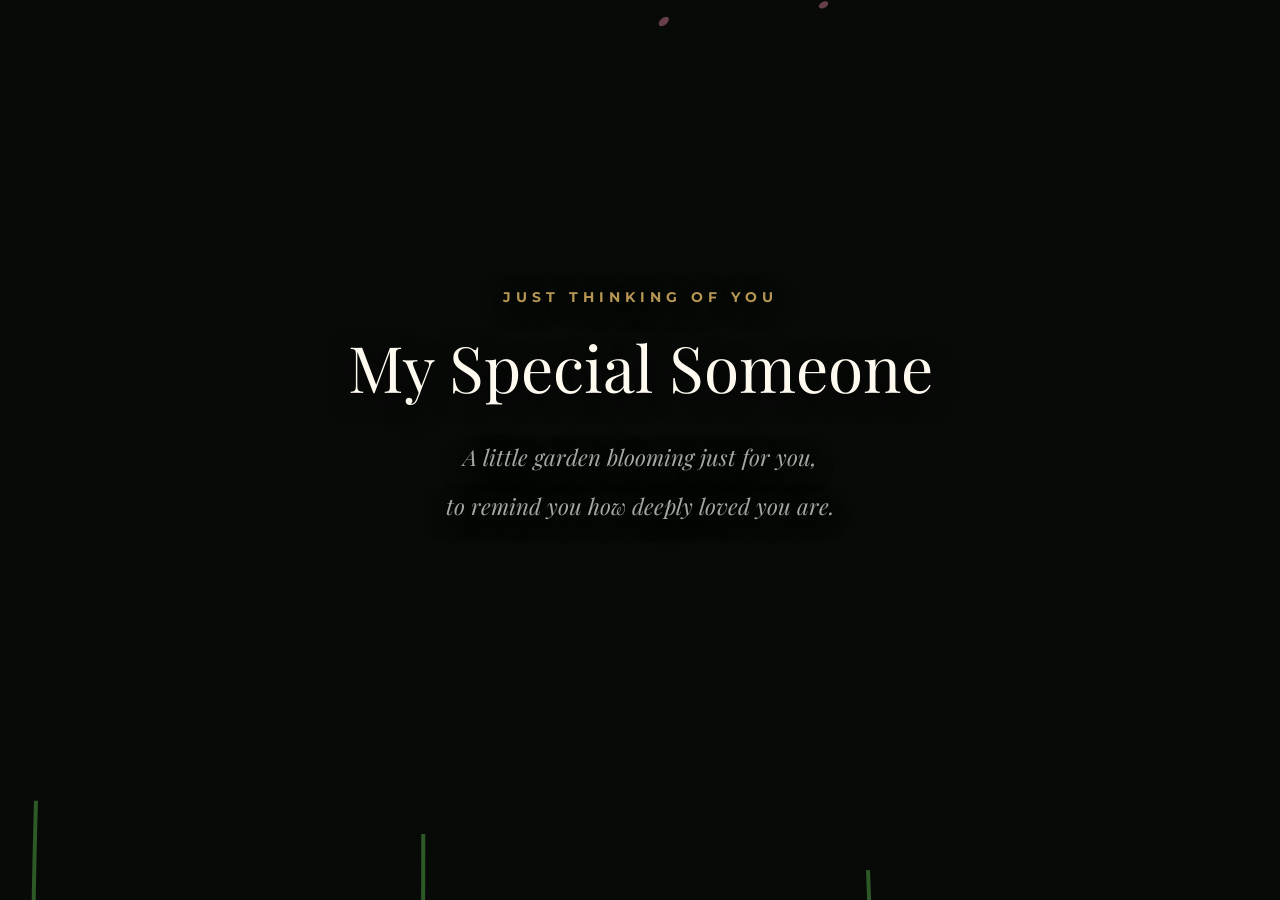
<file: index.html>
<!DOCTYPE html>
<html lang="en">
<head>
    <meta charset="UTF-8">
    <meta name="viewport" content="width=device-width, initial-scale=1.0">
    <title>My Special Someone</title>
    <link rel="stylesheet" href="style.css">
    <!-- Importing the exact serif and sans-serif fonts from the screenshot -->
    <link href="https://fonts.googleapis.com/css2?family=Playfair+Display:ital,wght@0,400;0,700;1,400&family=Montserrat:wght@300;400&display=swap" rel="stylesheet">
</head>
<body>
    <!-- The animated garden background -->
    <canvas id="gardenCanvas"></canvas>

    <!-- The text overlay -->
    <div class="text-overlay">
        <h3 id="occasion-text" class="occasion"></h3>
        <h1 id="to-text" class="to"></h1>
        <div id="message-container" class="message"></div>
    </div>

    <script src="script.js"></script>
</body>
</html>
</file>
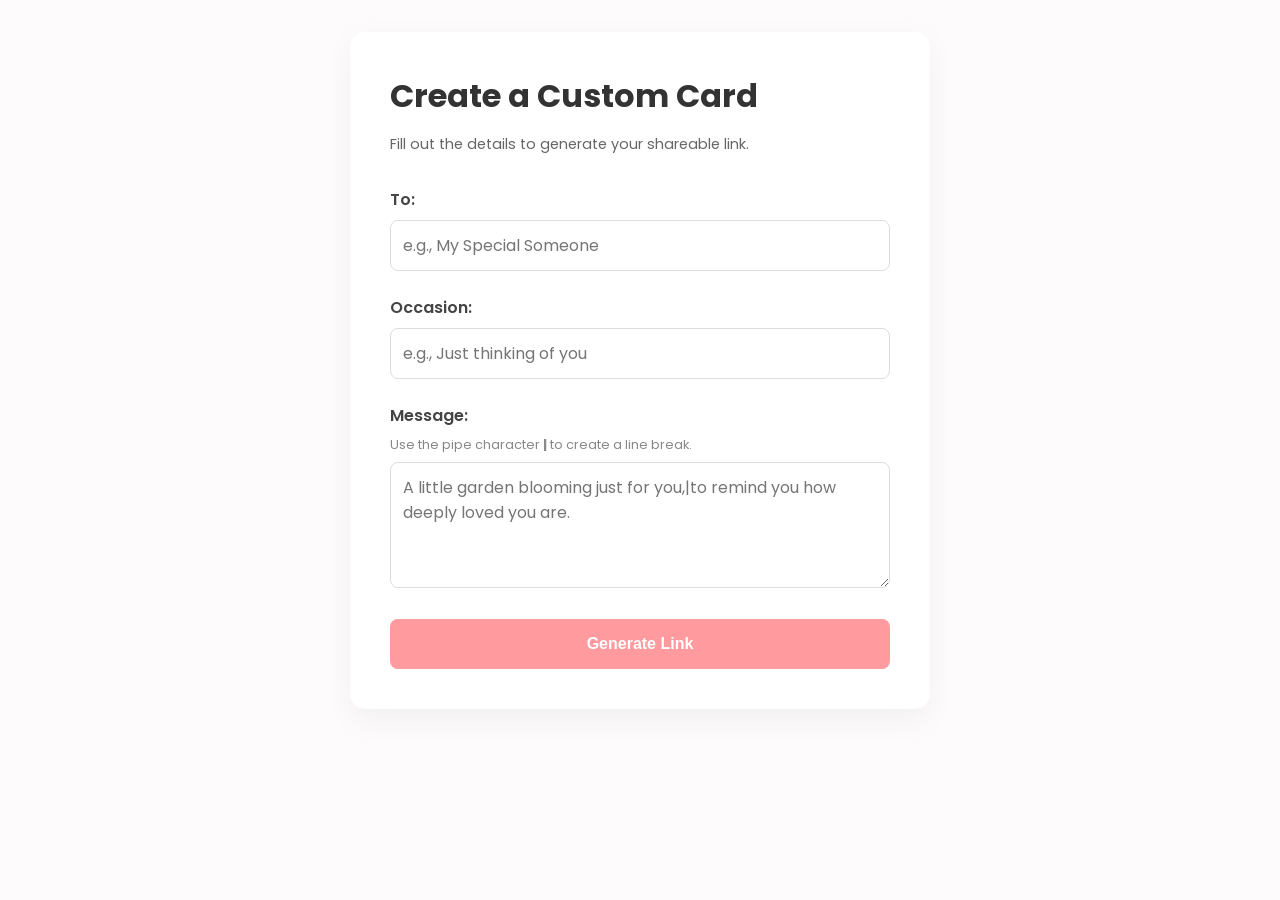
<file: generator.html>
<!DOCTYPE html>
<html lang="en">
<head>
    <meta charset="UTF-8">
    <meta name="viewport" content="width=device-width, initial-scale=1.0">
    <title>Card Link Generator</title>
    <link rel="stylesheet" href="generator.css">
    <link href="https://fonts.googleapis.com/css2?family=Poppins:wght@300;400;600&display=swap" rel="stylesheet">
</head>
<body>
    <div class="generator-container">
        <h1>Create a Custom Card</h1>
        <p class="subtitle">Fill out the details to generate your shareable link.</p>

        <form id="card-form">
            <div class="form-group">
                <label for="to">To:</label>
                <input type="text" id="to" placeholder="e.g., My Special Someone" required>
            </div>

            <div class="form-group">
                <label for="occasion">Occasion:</label>
                <input type="text" id="occasion" placeholder="e.g., Just thinking of you" required>
            </div>

            <div class="form-group">
                <label for="msg">Message:</label>
                <span class="hint">Use the pipe character <strong>|</strong> to create a line break.</span>
                <textarea id="msg" rows="4" placeholder="A little garden blooming just for you,|to remind you how deeply loved you are." required></textarea>
            </div>

            <button type="submit" class="generate-btn">Generate Link</button>
        </form>

        <!-- Hidden by default, shows up after clicking generate -->
        <div id="result" class="hidden">
            <h3>Your Link is Ready!</h3>
            <input type="text" id="generated-url" readonly>

            <div class="action-buttons">
                <button id="copy-btn" class="copy-btn">Copy Link</button>
                <a id="preview-link" href="#" target="_blank" class="preview-btn">Preview Card</a>
            </div>
        </div>
    </div>

    <script src="generator.js"></script>
</body>
</html>
</file>
<file: style.css>
body, html {
    margin: 0;
    padding: 0;
    width: 100%;
    height: 100%;
    background-color: #080a08; /* Dark cinematic background[span_10](start_span)[span_10](end_span) */
    overflow: hidden;
    font-family: 'Playfair Display', serif;
}

canvas {
    display: block;
    position: absolute;
    top: 0;
    left: 0;
    z-index: 1;
}

.text-overlay {
    position: absolute;
    top: 45%;
    left: 50%;
    transform: translate(-50%, -50%);
    z-index: 10;
    text-align: center;
    width: 90%;
    max-width: 700px;
    pointer-events: none; /* Allows the background to still be interactive if needed */
    text-shadow: 0 5px 25px rgba(0,0,0,0.9); /* Ensures text is readable over flowers */
}

.occasion {
    font-family: 'Montserrat', sans-serif;
    color: #c9a65c; /* Gold/tan tracking text[span_11](start_span)[span_11](end_span) */
    font-size: 0.85rem;
    letter-spacing: 5px;
    text-transform: uppercase;
    margin-bottom: 1.5rem;
    opacity: 0.9;
}

.to {
    color: #fffaf0; /* Bright off-white heading[span_12](start_span)[span_12](end_span) */
    font-size: 4rem;
    font-weight: 400;
    margin: 0 0 2rem 0;
    line-height: 1.2;
}

.message {
    color: #c0c4c0;
    font-size: 1.4rem;
    font-style: italic; /* Faded italic message[span_13](start_span)[span_13](end_span) */
    line-height: 1.8;
    opacity: 0.85;
}

.message p {
    margin: 0.5rem 0;
}

/* Responsive adjustments for mobile */
@media (max-width: 600px) {
    .to { font-size: 3rem; }
    .message { font-size: 1.2rem; }
}
</file>
<file: generator.css>
body {
    font-family: 'Poppins', sans-serif;
    background: #fdfbfb;
    display: flex;
    justify-content: center;
    padding: 2rem;
    margin: 0;
}

.generator-container {
    background: white;
    padding: 2.5rem;
    border-radius: 15px;
    box-shadow: 0 10px 30px rgba(0,0,0,0.05);
    width: 100%;
    max-width: 500px;
}

h1 { margin-top: 0; margin-bottom: 0.5rem; color: #333; }
.subtitle { color: #666; margin-bottom: 2rem; font-size: 0.9rem; }

.form-group { margin-bottom: 1.5rem; }
label { display: block; margin-bottom: 0.5rem; font-weight: 600; color: #444; }
.hint { display: block; font-size: 0.8rem; color: #888; margin-bottom: 0.5rem; }

input[type="text"], textarea {
    width: 100%;
    padding: 0.75rem;
    border: 1px solid #ddd;
    border-radius: 8px;
    box-sizing: border-box;
    font-family: inherit;
    font-size: 1rem;
}

input:focus, textarea:focus {
    outline: none;
    border-color: #ff9a9e;
    box-shadow: 0 0 5px rgba(255, 154, 158, 0.3);
}

button {
    border: none;
    padding: 1rem;
    border-radius: 8px;
    cursor: pointer;
    font-size: 1rem;
    font-weight: 600;
    transition: background 0.3s;
    width: 100%;
}

.generate-btn { background: #ff9a9e; color: white; }
.generate-btn:hover { background: #ff858a; }

.hidden { display: none !important; }

#result {
    margin-top: 2rem;
    padding-top: 1.5rem;
    border-top: 2px dashed #eee;
}

#generated-url {
    background: #f9f9f9;
</file>
